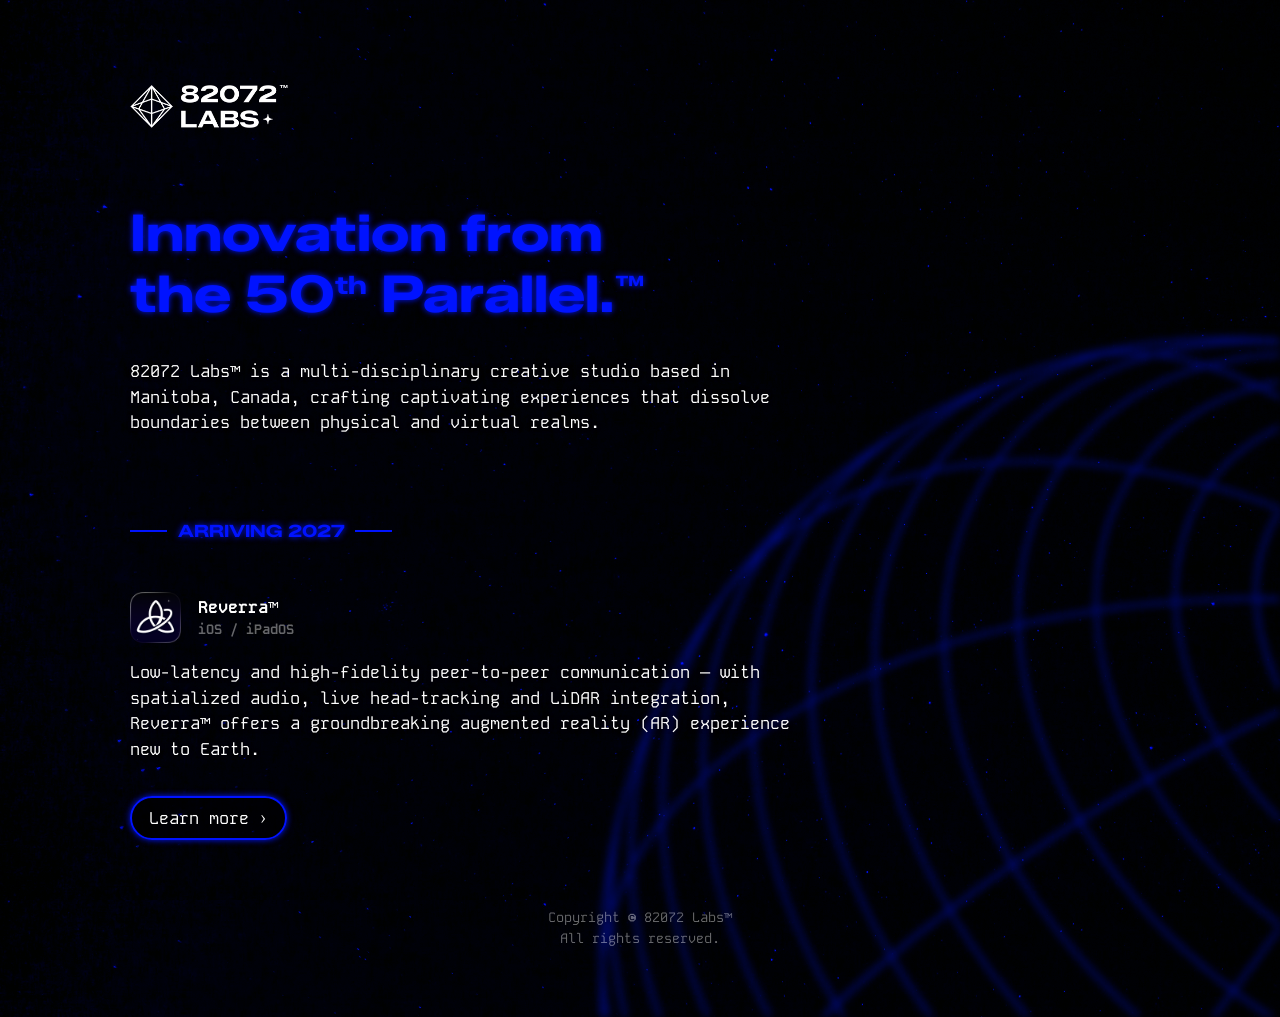
<file: index.html>
<!DOCTYPE html>
<html>
  <head>
    <meta charset="utf-8">
    <title>82072 Labs&trade;</title>
    <meta name="viewport" content="width=device-width">
    <meta name="description" content="82072 Labs&trade; is a multi-disciplinary creative studio based in Manitoba, Canada">
    <meta name="keywords" content="winnipeg, manitoba, creative, studio, softare company, mobile developer, augmented reality">

    <meta property="og:description" content="82072 Labs&trade; is a multi-disciplinary creative studio based in Manitoba, Canada, crafting captivating experiences that dissolve boundaries between physical and virtual realms.">
    <meta property="og:site_name" content="82072 Labs&trade;">
    <meta property="og:title" content="Innovation from the 50th Parallel.&trade;">
    <meta property="og:type" content="website">
    <meta property="og:url" content="https://82072.co">
    <meta property="og:image" content="images/favicon-96x96.png" />

    <!-- Favicons -->
    <link rel="icon" type="image/png" sizes="96x96" href="images/favicon-96x96.png">
    <link rel="icon" href="images/favicon.svg" type="image/svg+xml" sizes="any">
    <link rel="icon" href="images/favicon.ico">
    <link rel="apple-touch-icon" href="images/apple-touch-icon.png">
    <link rel="manifest" href="/site.webmanifest">
    <meta name="theme-color" content="#010111" media="(prefers-color-scheme: dark)">

    <!-- Stylesheets -->
    <link rel="preconnect" href="https://fonts.googleapis.com">
    <link rel="preconnect" href="https://fonts.gstatic.com" crossorigin>
    <link href="https://fonts.googleapis.com/css2?family=Zalando+Sans+Expanded:wght@200..900&display=swap" rel="stylesheet">
    <link href="https://fonts.googleapis.com/css2?family=Kode+Mono:wght@400..700&display=swap" rel="stylesheet">

    <link rel="stylesheet" href="css/flexboxgrid.min.css">
    <link rel="stylesheet" href="css/main.css">
  </head>
  <body>
    <div class="global-container">
      <div class="container-fluid">
        <header class="header row">
          <a href="/"><img class="logo"  src="images/logo-full.png" /></a>
        </header>

        <section class="about row middle-xs between-xs">
          <div class="left-wrapper col-xs-12 col-md-8 last-xs first-md">
            <h1 class="tagline">Innovation from<br>the 50<sup>th</sup> Parallel.<sup>&trade;</sup></h1>
            <div class="info">82072 Labs&trade; is a multi-disciplinary creative studio based in Manitoba, Canada, crafting captivating experiences that dissolve boundaries between physical and virtual realms.</div>
          </div>
        </section>

        <section class="coming-soon row">
          <div class="reverra-wrapper col-xs-12 col-md-8 last-xs first-md">
            <h3>Arriving 2027</h3>
            <div class="icon-wrapper">
              <img class="icon"  src="images/reverra-icon@2x.png" />
              <span>
                <strong>Reverra&trade;</strong>
                <div class="platforms"><strong>iOS / iPadOS</strong></div>
              </span>
            </div>
            <div class="info">Low-latency and high-fidelity peer-to-peer communication &mdash; with spatialized audio, live head-tracking and LiDAR integration, Reverra&trade; offers a groundbreaking augmented reality (AR) experience new to Earth.</div>
            <a class="btn btn-arrow" href="/reverra">Learn more</a>
          </div>
        </section>

        <footer class="footer row">
          <div class="copyright col-xs-12">Copyright &copy; 82072 Labs&trade;<br> All rights reserved.<br></div>
        </footer>
      </div>

      <span class="overlay"></span>
      <span class="globe"></span>
    </div>
  </body>
</html>
</file>
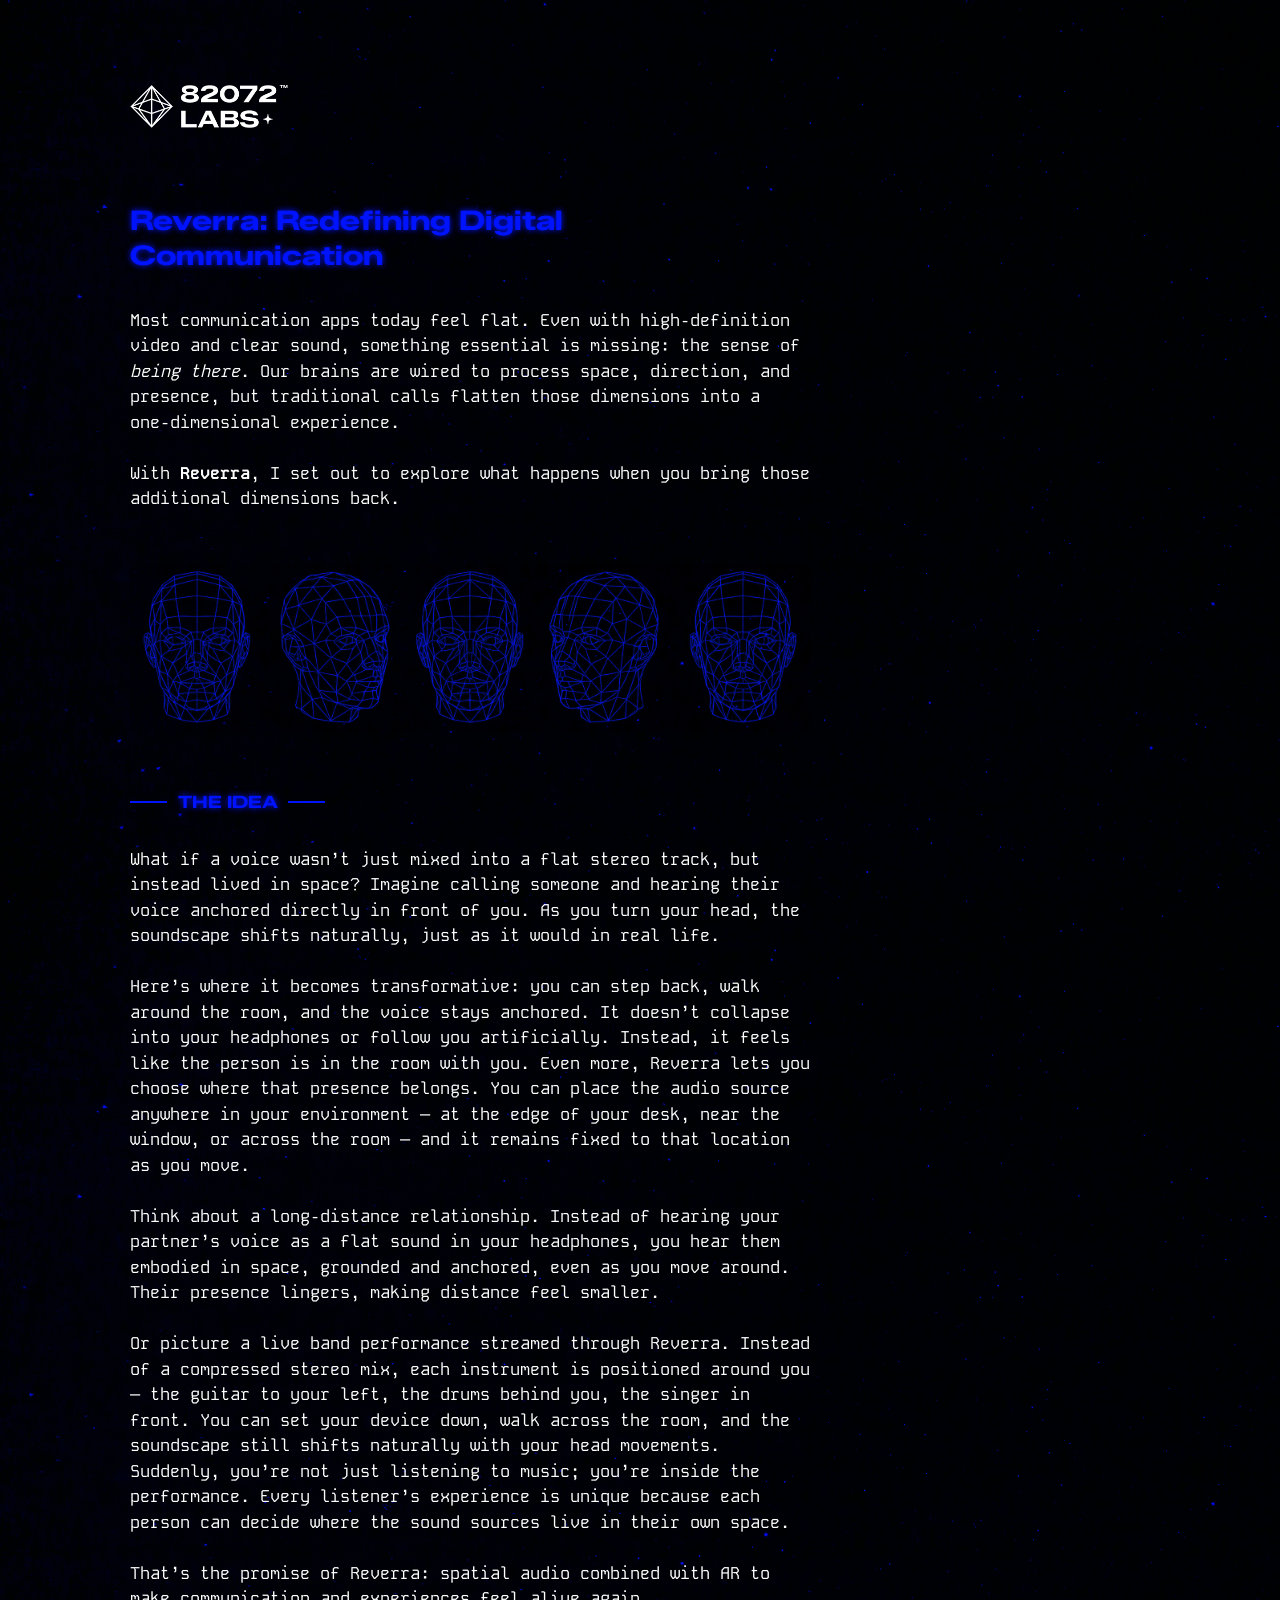
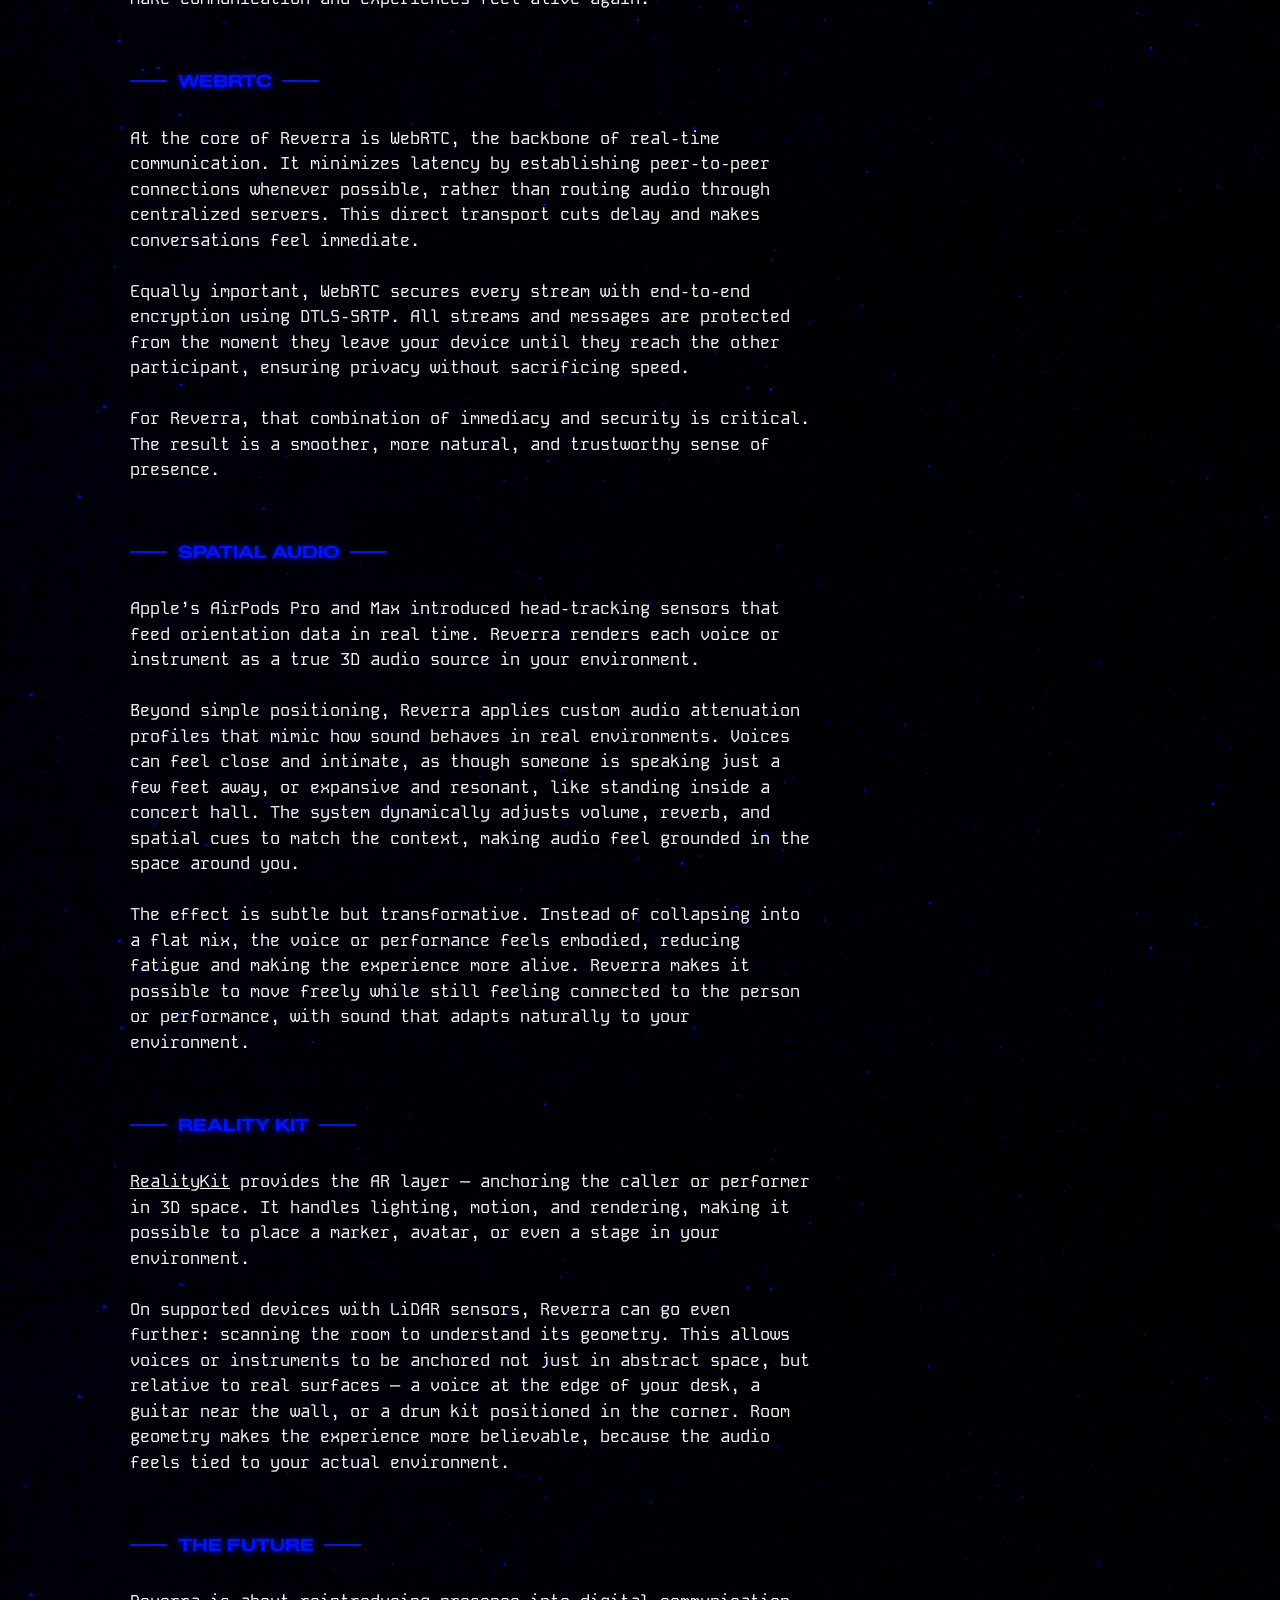
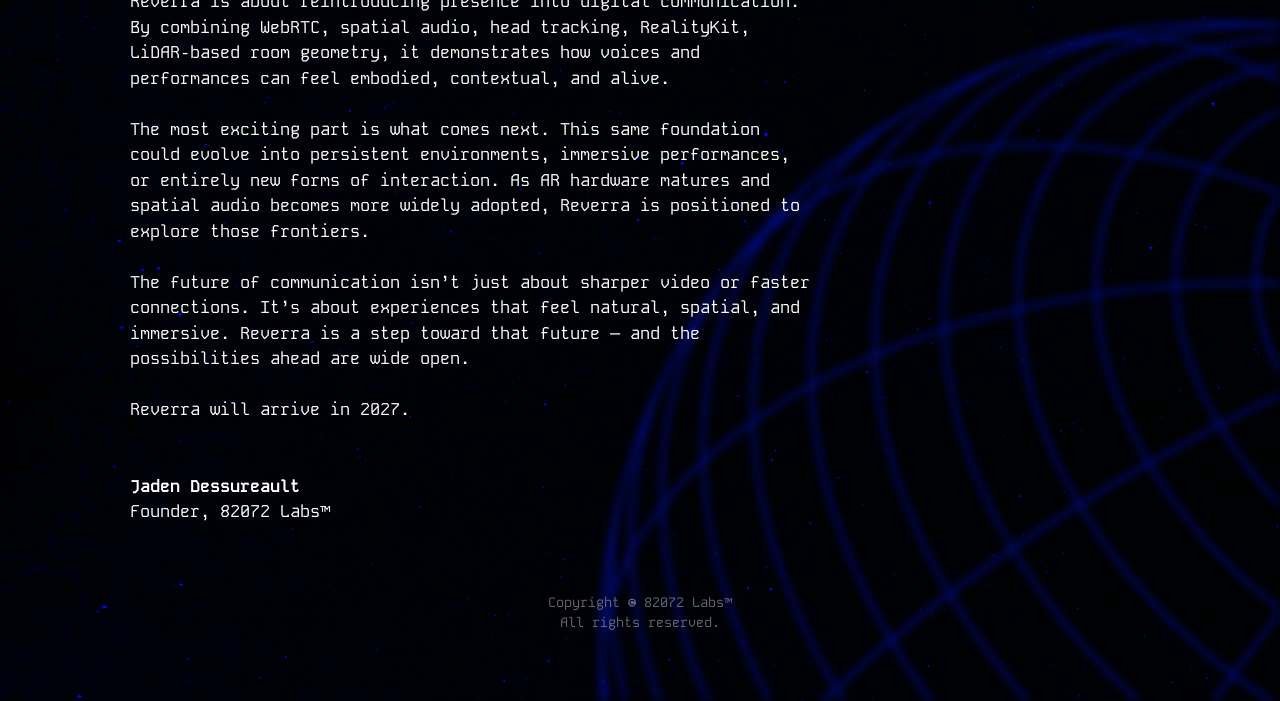
<file: reverra.html>
<!DOCTYPE html>
<html>
  <head>
    <meta charset="utf-8">
    <title>Reverra</title>
    <meta name="viewport" content="width=device-width">
    <meta name="description" content="Reverra: Redefining Digital Communication">
    <meta name="keywords" content="winnipeg, manitoba, creative, studio, softare company, mobile developer, augmented reality">

    <meta property="og:description" content="Reverra: Redefining Digital Communication">
    <meta property="og:site_name" content="Reverra - 82072 Labs&trade;">
    <meta property="og:title" content="Reverra: Redefining Digital Communication">
    <meta property="og:type" content="website">
    <meta property="og:url" content="https://82072.co">
    <meta property="og:image" content="images/favicon-96x96.png" />

    <!-- Favicons -->
    <link rel="icon" type="image/png" sizes="96x96" href="images/favicon-96x96.png">
    <link rel="icon" href="images/favicon.svg" type="image/svg+xml" sizes="any">
    <link rel="icon" href="images/favicon.ico">
    <link rel="apple-touch-icon" href="images/apple-touch-icon.png">
    <link rel="manifest" href="/site.webmanifest">
    <meta name="theme-color" content="#010111" media="(prefers-color-scheme: dark)">

    <!-- Stylesheets -->
    <link rel="preconnect" href="https://fonts.googleapis.com">
    <link rel="preconnect" href="https://fonts.gstatic.com" crossorigin>
    <link href="https://fonts.googleapis.com/css2?family=Zalando+Sans+Expanded:wght@200..900&display=swap" rel="stylesheet">
    <link href="https://fonts.googleapis.com/css2?family=Kode+Mono:wght@400..700&display=swap" rel="stylesheet">

    <link rel="stylesheet" href="css/flexboxgrid.min.css">
    <link rel="stylesheet" href="css/main.css">
  </head>
  <body>
    <div class="global-container">
      <div class="container-fluid">
        <header class="header row">
          <a href="/"><img class="logo"  src="images/logo-full.png" /></a>
        </header>

        <section class="article row middle-xs between-xs">
          <div class="left-wrapper col-xs-12 col-md-8 last-xs first-md">
            <h2>Reverra: Redefining Digital Communication</h2>
            Most communication apps today feel flat. Even with high‑definition video and clear sound, something essential is missing: the sense of <i>being there</i>. Our brains are wired to process space, direction, and presence, but traditional calls flatten those dimensions into a one‑dimensional experience.
            <br><br>
            With <strong>Reverra</strong>, I set out to explore what happens when you bring those additional dimensions back.
            <br><br><br>
            <span class="faces-image"></span>
            <br>
            <h3>The Idea</h3>
            What if a voice wasn’t just mixed into a flat stereo track, but instead lived in space? Imagine calling someone and hearing their voice anchored directly in front of you. As you turn your head, the soundscape shifts naturally, just as it would in real life.
            <br><br>
            Here’s where it becomes transformative: you can step back, walk around the room, and the voice stays anchored. It doesn’t collapse into your headphones or follow you artificially. Instead, it feels like the person is in the room with you. Even more, Reverra lets you choose where that presence belongs. You can place the audio source anywhere in your environment — at the edge of your desk, near the window, or across the room — and it remains fixed to that location as you move.
            <br><br>
            Think about a long‑distance relationship. Instead of hearing your partner’s voice as a flat sound in your headphones, you hear them embodied in space, grounded and anchored, even as you move around. Their presence lingers, making distance feel smaller.
            <br><br>
            Or picture a live band performance streamed through Reverra. Instead of a compressed stereo mix, each instrument is positioned around you — the guitar to your left, the drums behind you, the singer in front. You can set your device down, walk across the room, and the soundscape still shifts naturally with your head movements. Suddenly, you’re not just listening to music; you’re inside the performance. Every listener’s experience is unique because each person can decide where the sound sources live in their own space.
            <br><br>
            That’s the promise of Reverra: spatial audio combined with AR to make communication and experiences feel alive again.
            <br><br>
            <h3>WebRTC</h3>
            At the core of Reverra is WebRTC, the backbone of real‑time communication. It minimizes latency by establishing peer‑to‑peer connections whenever possible, rather than routing audio through centralized servers. This direct transport cuts delay and makes conversations feel immediate.
            <br><br>
            Equally important, WebRTC secures every stream with end‑to‑end encryption using DTLS‑SRTP. All streams and messages are protected from the moment they leave your device until they reach the other participant, ensuring privacy without sacrificing speed.
            <br><br>
            For Reverra, that combination of immediacy and security is critical. The result is a smoother, more natural, and trustworthy sense of presence.
            <br><br>
            <h3>Spatial Audio</h3>
            Apple’s AirPods Pro and Max introduced head‑tracking sensors that feed orientation data in real time. Reverra renders each voice or instrument as a true 3D audio source in your environment.
            <br><br>
            Beyond simple positioning, Reverra applies custom audio attenuation profiles that mimic how sound behaves in real environments. Voices can feel close and intimate, as though someone is speaking just a few feet away, or expansive and resonant, like standing inside a concert hall. The system dynamically adjusts volume, reverb, and spatial cues to match the context, making audio feel grounded in the space around you.
            <br><br>
            The effect is subtle but transformative. Instead of collapsing into a flat mix, the voice or performance feels embodied, reducing fatigue and making the experience more alive. Reverra makes it possible to move freely while still feeling connected to the person or performance, with sound that adapts naturally to your environment.
            <br><br>
            <h3>Reality Kit</h3>
            <a href="https://developer.apple.com/documentation/realitykit/">RealityKit</a> provides the AR layer — anchoring the caller or performer in 3D space. It handles lighting, motion, and rendering, making it possible to place a marker, avatar, or even a stage in your environment.
            <br><br>
            On supported devices with LiDAR sensors, Reverra can go even further: scanning the room to understand its geometry. This allows voices or instruments to be anchored not just in abstract space, but relative to real surfaces — a voice at the edge of your desk, a guitar near the wall, or a drum kit positioned in the corner. Room geometry makes the experience more believable, because the audio feels tied to your actual environment.
            <br><br>
            <h3>The Future</h3>
            Reverra is about reintroducing presence into digital communication. By combining WebRTC, spatial audio, head tracking, RealityKit, LiDAR‑based room geometry, it demonstrates how voices and performances can feel embodied, contextual, and alive.
            <br><br>
            The most exciting part is what comes next. This same foundation could evolve into persistent environments, immersive performances, or entirely new forms of interaction. As AR hardware matures and spatial audio becomes more widely adopted, Reverra is positioned to explore those frontiers.
            <br><br>
            The future of communication isn’t just about sharper video or faster connections. It’s about experiences that feel natural, spatial, and immersive. Reverra is a step toward that future — and the possibilities ahead are wide open.
            <br><br>
            Reverra will arrive in 2027.
            <br><br><br>
            <strong>Jaden Dessureault</strong>
            <br>
            Founder, 82072 Labs&trade;
          </div>
        </section>

        <footer class="footer row">
          <div class="copyright col-xs-12">Copyright &copy; 82072 Labs&trade;<br> All rights reserved.<br></div>
        </footer>
      </div>

      <span class="overlay"></span>
      <span class="globe"></span>
    </div>
  </body>
</html>
</file>
<file: css/main.css>
* {
  margin: 0;
  padding: 0;
  /*outline: 1px dashed blue;*/
}

:root {
  font-size: 17px;
  line-height: 1.5;
  font-family: "Kode Mono", monospace;
  -webkit-font-smoothing: antialiased;
  -moz-osx-font-smoothing: grayscale;
}

::selection {
  color: #ffffff;
  background-color: #0013FF;
}

html {
  background: #010111;
  background-size: cover;
}

html,
body {
  height: 100%;
  width: 100%;
  background-image: url("../images/space.jpg");
  background-size: cover;
}

body {
  color: #ffffff;
  font-weight: 400;
  position: relative;
}

b,
strong {
  font-weight: 700;
  color: inherit;
}

em {
  opacity: 0.6;
}

img {
  height: auto;
}

h1 {
  font-size: 2.5rem;
  font-family: "Zalando Sans Expanded", sans-serif;
  line-height: 1.2;
  margin-bottom: 2rem;
  color: #0013FF;
  text-shadow: 0 0 0.4rem #0013FF;
  animation: 0.6s fadeInY;
}

h2 {
  font-size: 1.6rem;
  font-family: "Zalando Sans Expanded", sans-serif;
  line-height: 1.3;
  margin-bottom: 2rem;
  color: #0013FF;
  text-shadow: 0 0 0.4rem #0013FF;
  animation: 0.6s fadeInY;
}

h3 {
  display: flex;
  font-family: "Zalando Sans Expanded", sans-serif;
  font-size: 1rem;
  color: #0013FF;
  text-shadow: 0 0 0.4rem #0013FF;
  text-transform: uppercase;
  line-height: 1.2;
  margin-bottom: 2rem;
  margin-top: 2rem;
  align-items: center;
}

h3:before,
h3:after {
  content: "";
  height: 2px;
  width: 2.2rem;
  background: #0013FF;
  display: inline-block;
}

h3:before {
  margin-right: 0.6rem;
}

h3:after {
  margin-left: 0.6rem;
}

ul {
  padding-inline-start: 20px
}

a {
  color: inherit;
  cursor: pointer;
}

sup {
  font-size: 50%;
}

.overlay {
  position: absolute;
  top: 0;
  left: 0;
  right: 0;
  bottom: 0;
  background: #0013FF;
  mix-blend-mode: multiply;
  z-index: 1;
}

.global-container {
  min-height: 100dvh; /* dynamic viewport height */
  position: relative;
}

.container-fluid {
  display: flex;
  width: 100%;
  min-height: 100dvh;
  max-width: 64rem;
  padding: 1rem 2rem;
  box-sizing: border-box;
  flex-direction: column;
  align-items: flex-start;
  justify-content: space-between;
  z-index: 2;
  position: relative;
}

.row {
  width: 100%;
  margin: 0 auto;
}

.header {
  padding: 2rem 0;
}

.left-wrapper {
  padding: 0;
}

.logo {
  height: 2.5rem;
  animation: 0.5s linear fadeIn;
}

.footer {
  justify-content: center;
  text-align: center;
}

.copyright {
  opacity: 0.4;
  font-size: 0.8rem;
  padding: 4rem 0 1rem 0;
}

.btn {
  background: rgba(0, 0, 0, 0.5);
  border: 2px solid #0013FF;
  padding: 0.5rem 1rem;
  border-radius: 10rem;
  box-shadow: 0 0 0.4rem #0013FF;
  display: inline-block;
  color: #fff;
  transition: all 0.2s;
  line-height: 1.35;
}

a.btn,
a.btn:link {
  text-decoration: none;
  text-shadow: none;
  -webkit-tap-highlight-color: transparent;
}

.btn-arrow:after {
  content: "\0203A";
  padding-left: 0.5rem;
  transition: all 0.2s;
}

.btn:hover {
  box-shadow: 0 0 1px rgba(0, 0, 0, 0.3);
  opacity: 0.9;
  outline: none;
}

.btn:hover:after {
  padding-left: 0.8rem;
}

.btn:active {
  box-shadow: inset 0 0 4px rgba(0, 0, 0, 0.2);
  outline: none;
  transform: scale3d(1.05, 1.05, 1.05);
}

.about {
  padding-bottom: 3rem;
  height: 100%;
}

.tagline {
  margin-bottom: 2rem;
}

.info {
  text-shadow: 0 0 4px rgba(0,0,0,0.5);
  animation: 0.6s fadeInY;
}

.globe {
  width: 25rem;
  height: 25rem;
  background-image: url("../images/globe-cropped.png");
  background-size: cover;
  position: absolute;
  right: 0;
  bottom: 0;
  opacity: 0.3;
  animation: 2s fadeInGlobeMobile;
  filter: blur(4px);
}

.reverra-wrapper {
  padding: 0;
}

.reverra-wrapper .icon-wrapper {
  display: flex;
  flex-direction: row;
  align-items: center;
  margin-bottom: 1rem;
  margin-top: 3rem;
}

.reverra-wrapper .icon {
  height: 3rem;
  display: inline-block;
  margin-right: 1rem;
}

.reverra-wrapper .platforms {
  opacity: 0.4;
  font-size: 0.8rem;
}

.reverra-wrapper .btn {
  margin-top: 2rem;
  animation: 0.6s fadeInY;
}

.about,
.article {
  margin-top: 2rem;
}

.faces-image {
  width: 100%;
  display: block;
  height: 8rem;
  background-image: url("../images/faces-row-small.png");
  background-repeat: no-repeat;
  background-position: center;
  mix-blend-mode: screen;
  background-size: contain;
}

@media only screen and (min-width: 48em) {
  .container-fluid {
    padding: 3rem 2rem;
    display: flex;
    flex-flow: column;
  }

  .header {
    padding: 2rem 0;
  }

  .logo {
    height: 2.5rem;
    animation: 0.5s linear fadeIn;
  }

  .intro {
    font-size: 1.5rem;
    margin-top: 2rem;
  }

  .tagline {
    font-size: 3rem;
    margin-top: 0;
  }

  .footer {
    padding: 0;
  }

  .globe {
    width: 40rem;
    height: 40rem;
    opacity: 0.5;
    animation: 2s fadeInGlobe;
  }

  .faces-image {
    height: 10rem;
    background-image: url("../images/faces-row-full.png");
  }
}

@-webkit-keyframes fadeInY {
  from {
    opacity: 0;
    transform: translateY(1rem);
  }

  to {
    opacity: 1;
    transform: translateY(0rem);
  }
}

@-webkit-keyframes fadeInX {
  from {
    opacity: 0;
    transform: translateX(1rem);
  }

  to {
    opacity: 1;
    transform: translateX(0rem);
  }
}

@-webkit-keyframes fadeIn {
  from {
    opacity: 0;
  }

  to {
    opacity: 1;
  }
}

@-webkit-keyframes fadeInGlobe {
  from {
    opacity: 0;
  }

  to {
    opacity: 0.5;
  }
}

@-webkit-keyframes fadeInGlobeMobile {
  from {
    opacity: 0;
  }

  to {
    opacity: 0.3;
  }
}
</file>
<file: css/flexboxgrid.min.css>
.container,.container-fluid{margin-right:auto;margin-left:auto}.container-fluid{padding-right:2rem;padding-left:2rem}.row{box-sizing:border-box;display:-webkit-box;display:-webkit-flex;display:-ms-flexbox;display:flex;-webkit-box-flex:0;-webkit-flex:0 1 auto;-ms-flex:0 1 auto;flex:0 1 auto;-webkit-box-orient:horizontal;-webkit-box-direction:normal;-webkit-flex-direction:row;-ms-flex-direction:row;flex-direction:row;-webkit-flex-wrap:wrap;-ms-flex-wrap:wrap;flex-wrap:wrap;margin-right:-.5rem;margin-left:-.5rem}.row.reverse{-webkit-box-orient:horizontal;-webkit-box-direction:reverse;-webkit-flex-direction:row-reverse;-ms-flex-direction:row-reverse;flex-direction:row-reverse}.col.reverse{-webkit-box-orient:vertical;-webkit-box-direction:reverse;-webkit-flex-direction:column-reverse;-ms-flex-direction:column-reverse;flex-direction:column-reverse}.col-xs,.col-xs-1,.col-xs-10,.col-xs-11,.col-xs-12,.col-xs-2,.col-xs-3,.col-xs-4,.col-xs-5,.col-xs-6,.col-xs-7,.col-xs-8,.col-xs-9,.col-xs-offset-1,.col-xs-offset-10,.col-xs-offset-11,.col-xs-offset-12,.col-xs-offset-2,.col-xs-offset-3,.col-xs-offset-4,.col-xs-offset-5,.col-xs-offset-6,.col-xs-offset-7,.col-xs-offset-8,.col-xs-offset-9{box-sizing:border-box;-webkit-box-flex:0;-webkit-flex:0 0 auto;-ms-flex:0 0 auto;flex:0 0 auto;padding-right:.5rem;padding-left:.5rem}.col-xs{-webkit-box-flex:1;-webkit-flex-grow:1;-ms-flex-positive:1;flex-grow:1;-webkit-flex-basis:0;-ms-flex-preferred-size:0;flex-basis:0;max-width:100%}.col-xs-1{-webkit-flex-basis:8.333%;-ms-flex-preferred-size:8.333%;flex-basis:8.333%;max-width:8.333%}.col-xs-2{-webkit-flex-basis:16.667%;-ms-flex-preferred-size:16.667%;flex-basis:16.667%;max-width:16.667%}.col-xs-3{-webkit-flex-basis:25%;-ms-flex-preferred-size:25%;flex-basis:25%;max-width:25%}.col-xs-4{-webkit-flex-basis:33.333%;-ms-flex-preferred-size:33.333%;flex-basis:33.333%;max-width:33.333%}.col-xs-5{-webkit-flex-basis:41.667%;-ms-flex-preferred-size:41.667%;flex-basis:41.667%;max-width:41.667%}.col-xs-6{-webkit-flex-basis:50%;-ms-flex-preferred-size:50%;flex-basis:50%;max-width:50%}.col-xs-7{-webkit-flex-basis:58.333%;-ms-flex-preferred-size:58.333%;flex-basis:58.333%;max-width:58.333%}.col-xs-8{-webkit-flex-basis:66.667%;-ms-flex-preferred-size:66.667%;flex-basis:66.667%;max-width:66.667%}.col-xs-9{-webkit-flex-basis:75%;-ms-flex-preferred-size:75%;flex-basis:75%;max-width:75%}.col-xs-10{-webkit-flex-basis:83.333%;-ms-flex-preferred-size:83.333%;flex-basis:83.333%;max-width:83.333%}.col-xs-11{-webkit-flex-basis:91.667%;-ms-flex-preferred-size:91.667%;flex-basis:91.667%;max-width:91.667%}.col-xs-12{-webkit-flex-basis:100%;-ms-flex-preferred-size:100%;flex-basis:100%;max-width:100%}.col-xs-offset-1{margin-left:8.333%}.col-xs-offset-2{margin-left:16.667%}.col-xs-offset-3{margin-left:25%}.col-xs-offset-4{margin-left:33.333%}.col-xs-offset-5{margin-left:41.667%}.col-xs-offset-6{margin-left:50%}.col-xs-offset-7{margin-left:58.333%}.col-xs-offset-8{margin-left:66.667%}.col-xs-offset-9{margin-left:75%}.col-xs-offset-10{margin-left:83.333%}.col-xs-offset-11{margin-left:91.667%}.start-xs{-webkit-box-pack:start;-webkit-justify-content:flex-start;-ms-flex-pack:start;justify-content:flex-start;text-align:start}.center-xs{-webkit-box-pack:center;-webkit-justify-content:center;-ms-flex-pack:center;justify-content:center;text-align:center}.end-xs{-webkit-box-pack:end;-webkit-justify-content:flex-end;-ms-flex-pack:end;justify-content:flex-end;text-align:end}.top-xs{-webkit-box-align:start;-webkit-align-items:flex-start;-ms-flex-align:start;align-items:flex-start}.middle-xs{-webkit-box-align:center;-webkit-align-items:center;-ms-flex-align:center;align-items:center}.bottom-xs{-webkit-box-align:end;-webkit-align-items:flex-end;-ms-flex-align:end;align-items:flex-end}.around-xs{-webkit-justify-content:space-around;-ms-flex-pack:distribute;justify-content:space-around}.between-xs{-webkit-box-pack:justify;-webkit-justify-content:space-between;-ms-flex-pack:justify;justify-content:space-between}.first-xs{-webkit-box-ordinal-group:0;-webkit-order:-1;-ms-flex-order:-1;order:-1}.last-xs{-webkit-box-ordinal-group:2;-webkit-order:1;-ms-flex-order:1;order:1}@media only screen and (min-width:48em){.container{width:49rem}.col-sm,.col-sm-1,.col-sm-10,.col-sm-11,.col-sm-12,.col-sm-2,.col-sm-3,.col-sm-4,.col-sm-5,.col-sm-6,.col-sm-7,.col-sm-8,.col-sm-9,.col-sm-offset-1,.col-sm-offset-10,.col-sm-offset-11,.col-sm-offset-12,.col-sm-offset-2,.col-sm-offset-3,.col-sm-offset-4,.col-sm-offset-5,.col-sm-offset-6,.col-sm-offset-7,.col-sm-offset-8,.col-sm-offset-9{box-sizing:border-box;-webkit-box-flex:0;-webkit-flex:0 0 auto;-ms-flex:0 0 auto;flex:0 0 auto;padding-right:.5rem;padding-left:.5rem}.col-sm{-webkit-box-flex:1;-webkit-flex-grow:1;-ms-flex-positive:1;flex-grow:1;-webkit-flex-basis:0;-ms-flex-preferred-size:0;flex-basis:0;max-width:100%}.col-sm-1{-webkit-flex-basis:8.333%;-ms-flex-preferred-size:8.333%;flex-basis:8.333%;max-width:8.333%}.col-sm-2{-webkit-flex-basis:16.667%;-ms-flex-preferred-size:16.667%;flex-basis:16.667%;max-width:16.667%}.col-sm-3{-webkit-flex-basis:25%;-ms-flex-preferred-size:25%;flex-basis:25%;max-width:25%}.col-sm-4{-webkit-flex-basis:33.333%;-ms-flex-preferred-size:33.333%;flex-basis:33.333%;max-width:33.333%}.col-sm-5{-webkit-flex-basis:41.667%;-ms-flex-preferred-size:41.667%;flex-basis:41.667%;max-width:41.667%}.col-sm-6{-webkit-flex-basis:50%;-ms-flex-preferred-size:50%;flex-basis:50%;max-width:50%}.col-sm-7{-webkit-flex-basis:58.333%;-ms-flex-preferred-size:58.333%;flex-basis:58.333%;max-width:58.333%}.col-sm-8{-webkit-flex-basis:66.667%;-ms-flex-preferred-size:66.667%;flex-basis:66.667%;max-width:66.667%}.col-sm-9{-webkit-flex-basis:75%;-ms-flex-preferred-size:75%;flex-basis:75%;max-width:75%}.col-sm-10{-webkit-flex-basis:83.333%;-ms-flex-preferred-size:83.333%;flex-basis:83.333%;max-width:83.333%}.col-sm-11{-webkit-flex-basis:91.667%;-ms-flex-preferred-size:91.667%;flex-basis:91.667%;max-width:91.667%}.col-sm-12{-webkit-flex-basis:100%;-ms-flex-preferred-size:100%;flex-basis:100%;max-width:100%}.col-sm-offset-1{margin-left:8.333%}.col-sm-offset-2{margin-left:16.667%}.col-sm-offset-3{margin-left:25%}.col-sm-offset-4{margin-left:33.333%}.col-sm-offset-5{margin-left:41.667%}.col-sm-offset-6{margin-left:50%}.col-sm-offset-7{margin-left:58.333%}.col-sm-offset-8{margin-left:66.667%}.col-sm-offset-9{margin-left:75%}.col-sm-offset-10{margin-left:83.333%}.col-sm-offset-11{margin-left:91.667%}.start-sm{-webkit-box-pack:start;-webkit-justify-content:flex-start;-ms-flex-pack:start;justify-content:flex-start;text-align:start}.center-sm{-webkit-box-pack:center;-webkit-justify-content:center;-ms-flex-pack:center;justify-content:center;text-align:center}.end-sm{-webkit-box-pack:end;-webkit-justify-content:flex-end;-ms-flex-pack:end;justify-content:flex-end;text-align:end}.top-sm{-webkit-box-align:start;-webkit-align-items:flex-start;-ms-flex-align:start;align-items:flex-start}.middle-sm{-webkit-box-align:center;-webkit-align-items:center;-ms-flex-align:center;align-items:center}.bottom-sm{-webkit-box-align:end;-webkit-align-items:flex-end;-ms-flex-align:end;align-items:flex-end}.around-sm{-webkit-justify-content:space-around;-ms-flex-pack:distribute;justify-content:space-around}.between-sm{-webkit-box-pack:justify;-webkit-justify-content:space-between;-ms-flex-pack:justify;justify-content:space-between}.first-sm{-webkit-box-ordinal-group:0;-webkit-order:-1;-ms-flex-order:-1;order:-1}.last-sm{-webkit-box-ordinal-group:2;-webkit-order:1;-ms-flex-order:1;order:1}}@media only screen and (min-width:64em){.container{width:65rem}.col-md,.col-md-1,.col-md-10,.col-md-11,.col-md-12,.col-md-2,.col-md-3,.col-md-4,.col-md-5,.col-md-6,.col-md-7,.col-md-8,.col-md-9,.col-md-offset-1,.col-md-offset-10,.col-md-offset-11,.col-md-offset-12,.col-md-offset-2,.col-md-offset-3,.col-md-offset-4,.col-md-offset-5,.col-md-offset-6,.col-md-offset-7,.col-md-offset-8,.col-md-offset-9{box-sizing:border-box;-webkit-box-flex:0;-webkit-flex:0 0 auto;-ms-flex:0 0 auto;flex:0 0 auto;padding-right:.5rem;padding-left:.5rem}.col-md{-webkit-box-flex:1;-webkit-flex-grow:1;-ms-flex-positive:1;flex-grow:1;-webkit-flex-basis:0;-ms-flex-preferred-size:0;flex-basis:0;max-width:100%}.col-md-1{-webkit-flex-basis:8.333%;-ms-flex-preferred-size:8.333%;flex-basis:8.333%;max-width:8.333%}.col-md-2{-webkit-flex-basis:16.667%;-ms-flex-preferred-size:16.667%;flex-basis:16.667%;max-width:16.667%}.col-md-3{-webkit-flex-basis:25%;-ms-flex-preferred-size:25%;flex-basis:25%;max-width:25%}.col-md-4{-webkit-flex-basis:33.333%;-ms-flex-preferred-size:33.333%;flex-basis:33.333%;max-width:33.333%}.col-md-5{-webkit-flex-basis:41.667%;-ms-flex-preferred-size:41.667%;flex-basis:41.667%;max-width:41.667%}.col-md-6{-webkit-flex-basis:50%;-ms-flex-preferred-size:50%;flex-basis:50%;max-width:50%}.col-md-7{-webkit-flex-basis:58.333%;-ms-flex-preferred-size:58.333%;flex-basis:58.333%;max-width:58.333%}.col-md-8{-webkit-flex-basis:66.667%;-ms-flex-preferred-size:66.667%;flex-basis:66.667%;max-width:66.667%}.col-md-9{-webkit-flex-basis:75%;-ms-flex-preferred-size:75%;flex-basis:75%;max-width:75%}.col-md-10{-webkit-flex-basis:83.333%;-ms-flex-preferred-size:83.333%;flex-basis:83.333%;max-width:83.333%}.col-md-11{-webkit-flex-basis:91.667%;-ms-flex-preferred-size:91.667%;flex-basis:91.667%;max-width:91.667%}.col-md-12{-webkit-flex-basis:100%;-ms-flex-preferred-size:100%;flex-basis:100%;max-width:100%}.col-md-offset-1{margin-left:8.333%}.col-md-offset-2{margin-left:16.667%}.col-md-offset-3{margin-left:25%}.col-md-offset-4{margin-left:33.333%}.col-md-offset-5{margin-left:41.667%}.col-md-offset-6{margin-left:50%}.col-md-offset-7{margin-left:58.333%}.col-md-offset-8{margin-left:66.667%}.col-md-offset-9{margin-left:75%}.col-md-offset-10{margin-left:83.333%}.col-md-offset-11{margin-left:91.667%}.start-md{-webkit-box-pack:start;-webkit-justify-content:flex-start;-ms-flex-pack:start;justify-content:flex-start;text-align:start}.center-md{-webkit-box-pack:center;-webkit-justify-content:center;-ms-flex-pack:center;justify-content:center;text-align:center}.end-md{-webkit-box-pack:end;-webkit-justify-content:flex-end;-ms-flex-pack:end;justify-content:flex-end;text-align:end}.top-md{-webkit-box-align:start;-webkit-align-items:flex-start;-ms-flex-align:start;align-items:flex-start}.middle-md{-webkit-box-align:center;-webkit-align-items:center;-ms-flex-align:center;align-items:center}.bottom-md{-webkit-box-align:end;-webkit-align-items:flex-end;-ms-flex-align:end;align-items:flex-end}.around-md{-webkit-justify-content:space-around;-ms-flex-pack:distribute;justify-content:space-around}.between-md{-webkit-box-pack:justify;-webkit-justify-content:space-between;-ms-flex-pack:justify;justify-content:space-between}.first-md{-webkit-box-ordinal-group:0;-webkit-order:-1;-ms-flex-order:-1;order:-1}.last-md{-webkit-box-ordinal-group:2;-webkit-order:1;-ms-flex-order:1;order:1}}@media only screen and (min-width:75em){.container{width:76rem}.col-lg,.col-lg-1,.col-lg-10,.col-lg-11,.col-lg-12,.col-lg-2,.col-lg-3,.col-lg-4,.col-lg-5,.col-lg-6,.col-lg-7,.col-lg-8,.col-lg-9,.col-lg-offset-1,.col-lg-offset-10,.col-lg-offset-11,.col-lg-offset-12,.col-lg-offset-2,.col-lg-offset-3,.col-lg-offset-4,.col-lg-offset-5,.col-lg-offset-6,.col-lg-offset-7,.col-lg-offset-8,.col-lg-offset-9{box-sizing:border-box;-webkit-box-flex:0;-webkit-flex:0 0 auto;-ms-flex:0 0 auto;flex:0 0 auto;padding-right:.5rem;padding-left:.5rem}.col-lg{-webkit-box-flex:1;-webkit-flex-grow:1;-ms-flex-positive:1;flex-grow:1;-webkit-flex-basis:0;-ms-flex-preferred-size:0;flex-basis:0;max-width:100%}.col-lg-1{-webkit-flex-basis:8.333%;-ms-flex-preferred-size:8.333%;flex-basis:8.333%;max-width:8.333%}.col-lg-2{-webkit-flex-basis:16.667%;-ms-flex-preferred-size:16.667%;flex-basis:16.667%;max-width:16.667%}.col-lg-3{-webkit-flex-basis:25%;-ms-flex-preferred-size:25%;flex-basis:25%;max-width:25%}.col-lg-4{-webkit-flex-basis:33.333%;-ms-flex-preferred-size:33.333%;flex-basis:33.333%;max-width:33.333%}.col-lg-5{-webkit-flex-basis:41.667%;-ms-flex-preferred-size:41.667%;flex-basis:41.667%;max-width:41.667%}.col-lg-6{-webkit-flex-basis:50%;-ms-flex-preferred-size:50%;flex-basis:50%;max-width:50%}.col-lg-7{-webkit-flex-basis:58.333%;-ms-flex-preferred-size:58.333%;flex-basis:58.333%;max-width:58.333%}.col-lg-8{-webkit-flex-basis:66.667%;-ms-flex-preferred-size:66.667%;flex-basis:66.667%;max-width:66.667%}.col-lg-9{-webkit-flex-basis:75%;-ms-flex-preferred-size:75%;flex-basis:75%;max-width:75%}.col-lg-10{-webkit-flex-basis:83.333%;-ms-flex-preferred-size:83.333%;flex-basis:83.333%;max-width:83.333%}.col-lg-11{-webkit-flex-basis:91.667%;-ms-flex-preferred-size:91.667%;flex-basis:91.667%;max-width:91.667%}.col-lg-12{-webkit-flex-basis:100%;-ms-flex-preferred-size:100%;flex-basis:100%;max-width:100%}.col-lg-offset-1{margin-left:8.333%}.col-lg-offset-2{margin-left:16.667%}.col-lg-offset-3{margin-left:25%}.col-lg-offset-4{margin-left:33.333%}.col-lg-offset-5{margin-left:41.667%}.col-lg-offset-6{margin-left:50%}.col-lg-offset-7{margin-left:58.333%}.col-lg-offset-8{margin-left:66.667%}.col-lg-offset-9{margin-left:75%}.col-lg-offset-10{margin-left:83.333%}.col-lg-offset-11{margin-left:91.667%}.start-lg{-webkit-box-pack:start;-webkit-justify-content:flex-start;-ms-flex-pack:start;justify-content:flex-start;text-align:start}.center-lg{-webkit-box-pack:center;-webkit-justify-content:center;-ms-flex-pack:center;justify-content:center;text-align:center}.end-lg{-webkit-box-pack:end;-webkit-justify-content:flex-end;-ms-flex-pack:end;justify-content:flex-end;text-align:end}.top-lg{-webkit-box-align:start;-webkit-align-items:flex-start;-ms-flex-align:start;align-items:flex-start}.middle-lg{-webkit-box-align:center;-webkit-align-items:center;-ms-flex-align:center;align-items:center}.bottom-lg{-webkit-box-align:end;-webkit-align-items:flex-end;-ms-flex-align:end;align-items:flex-end}.around-lg{-webkit-justify-content:space-around;-ms-flex-pack:distribute;justify-content:space-around}.between-lg{-webkit-box-pack:justify;-webkit-justify-content:space-between;-ms-flex-pack:justify;justify-content:space-between}.first-lg{-webkit-box-ordinal-group:0;-webkit-order:-1;-ms-flex-order:-1;order:-1}.last-lg{-webkit-box-ordinal-group:2;-webkit-order:1;-ms-flex-order:1;order:1}}
</file>
